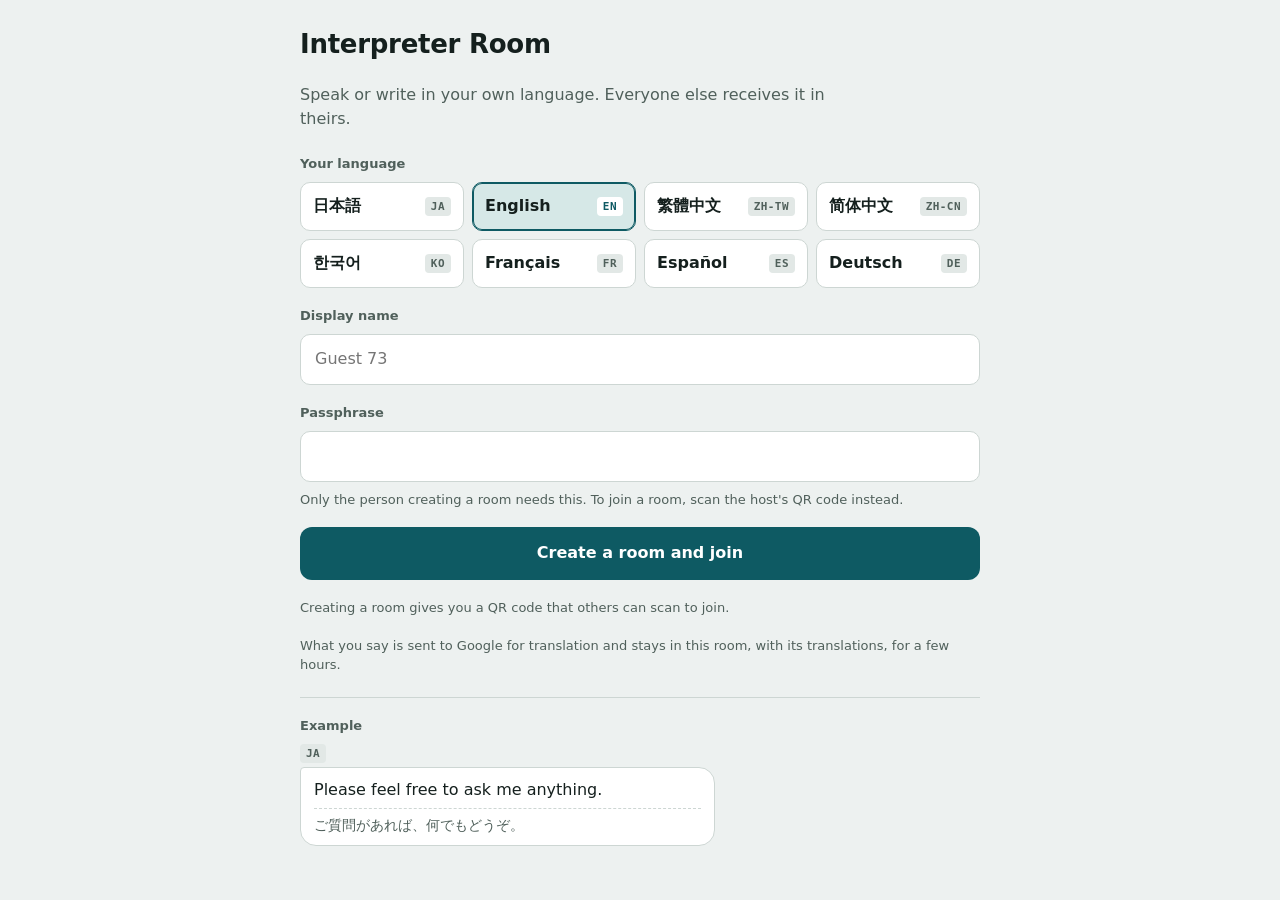
<file: index.html>
<!doctype html>
<html lang="ja">
<head>
<meta charset="utf-8">
<meta name="viewport" content="width=device-width, initial-scale=1, viewport-fit=cover">
<meta name="robots" content="noindex">
<meta name="theme-color" content="#0e5a63">
<!-- このページが読みこむプログラムは、このサイト自身のものだけ。連絡する相手は、Google 側の中継プログラムだけ。 -->
<meta http-equiv="Content-Security-Policy" content="default-src 'self'; script-src 'self'; style-src 'self'; img-src 'self' data:; connect-src https://script.google.com https://script.googleusercontent.com http://localhost:* http://127.0.0.1:*; base-uri 'none'; form-action 'none'">
<title>多言語通訳ルーム</title>
<link rel="icon" href="images/favicon.svg" type="image/svg+xml">
<link rel="stylesheet" href="css/styles.css?v=0.4.0">
</head>
<body>
<div id="app" lang="ja">
  <section id="join" class="join" aria-labelledby="join-title">
    <h1 id="join-title" data-t="title">多言語通訳ルーム</h1>
    <p class="lead" data-t="lead">自分の言語で話すか書くと、相手にはそれぞれの言語で届きます。</p>
    <p class="setup" id="setup-note" data-t="setupNeeded" hidden></p>
    <form id="join-form" class="form" novalidate>
      <fieldset class="field">
        <legend class="lab" data-t="yourLang">あなたの言語</legend>
        <div class="langs" id="langs"></div>
      </fieldset>
      <div class="field">
        <label class="lab" for="name" data-t="yourName">表示名</label>
        <input class="text" id="name" name="name" type="text" maxlength="40" autocomplete="nickname" enterkeyhint="go">
      </div>
      <div class="field" id="pass-field" hidden>
        <label class="lab" for="pass" data-t="passLabel">合言葉</label>
        <input class="text mono" id="pass" name="room-pass" type="text" maxlength="40" inputmode="email" autocomplete="off" autocapitalize="none" autocorrect="off" spellcheck="false" enterkeyhint="go" lang="en">
        <p class="fine" data-t="passHint"></p>
      </div>
      <p class="fine" id="pass-saved" hidden><span data-t="passSaved"></span> <button class="link" id="pass-change" type="button" data-t="passChange"></button></p>
      <p class="fine err" id="pass-error" role="alert" hidden></p>
      <button class="primary" id="join-btn" type="submit">参加する</button>
      <p class="fine" id="create-lead" data-t="createLead" hidden></p>
      <p class="fine" data-t="note">発言は翻訳のためにGoogleに送られ、訳と一緒にこのルームに数時間残ります。</p>
    </form>
    <div class="sample">
      <span class="lab" data-t="example">表示例</span>
      <div id="example"></div>
    </div>
  </section>

  <section id="room" class="room" hidden>
    <header class="bar">
      <h1 data-t="title">多言語通訳ルーム</h1>
      <button class="icon" id="speak-toggle" type="button" aria-pressed="true" data-t-label="readAloud">
        <svg viewBox="0 0 24 24" fill="none" stroke="currentColor" stroke-width="2" stroke-linecap="round" stroke-linejoin="round" aria-hidden="true"><path d="M11 5 6 9H3v6h3l5 4z"/><path d="M15.5 8.5a5 5 0 0 1 0 7"/><path d="M18.5 5.5a9 9 0 0 1 0 13"/></svg>
      </button>
      <button class="icon" id="invite-btn" type="button">
        <svg viewBox="0 0 24 24" fill="none" stroke="currentColor" stroke-width="2" stroke-linecap="round" stroke-linejoin="round" aria-hidden="true"><rect x="3" y="3" width="7" height="7" rx="1"/><rect x="14" y="3" width="7" height="7" rx="1"/><rect x="3" y="14" width="7" height="7" rx="1"/><path d="M14 14h3v3h-3zM20.5 14v.01M20.5 20.5v.01M14 20.5v.01M17.2 20.5v.01M20.5 17.2v.01"/></svg>
        <span data-t="invite">招待</span>
      </button>
    </header>
    <div class="people" id="people" hidden></div>
    <div class="log" id="log">
      <p class="state" id="state"></p>
      <div class="list" id="list" aria-live="polite"></div>
    </div>
    <div class="closed" id="closed" role="status" hidden>
      <p data-t="closed"></p>
      <p class="fine err" id="closed-why" hidden></p>
      <button class="link" id="closed-retry" type="button" data-t="retry" hidden></button>
      <button class="link" id="host-open" type="button" data-t="hostOpen"></button>
    </div>
    <p class="notice" id="notice" role="status" hidden></p>
    <form class="composer" id="composer">
      <button class="mic" id="mic-btn" type="button" aria-pressed="false" data-t-label="micStart" hidden>
        <svg class="wave" viewBox="0 0 24 24" fill="none" stroke="currentColor" stroke-width="2" stroke-linecap="round" stroke-linejoin="round" aria-hidden="true"><rect x="9" y="3" width="6" height="11" rx="3"/><path d="M5.5 11a6.5 6.5 0 0 0 13 0M12 17.5V21"/></svg>
        <svg class="stop" viewBox="0 0 24 24" fill="currentColor" stroke="none" aria-hidden="true"><rect x="7" y="7" width="10" height="10" rx="2"/></svg>
      </button>
      <textarea id="msg" name="msg" rows="1" maxlength="600" data-t-ph="composerPh" data-t-label="composerPh"></textarea>
      <button class="send" id="send-btn" type="submit" disabled data-t-label="send">
        <svg viewBox="0 0 24 24" fill="none" stroke="currentColor" stroke-width="2.4" stroke-linecap="round" stroke-linejoin="round" aria-hidden="true"><path d="M12 19V5M5 12l7-7 7 7"/></svg>
      </button>
    </form>
  </section>

  <dialog id="sheet" aria-labelledby="sheet-title">
    <div class="sheet">
      <div class="block">
        <h2 id="sheet-title" data-t="invite" tabindex="-1" autofocus>招待</h2>
        <p data-t="inviteLead"></p>
        <div class="qr" id="qr"></div>
        <div class="linkrow">
          <input class="text" id="link" name="link" type="text" readonly aria-label="URL">
          <button class="ghost" id="copy-btn" type="button" data-t="copyLink"></button>
        </div>
        <p class="fine" data-t="inviteNote"></p>
      </div>
      <div class="block" id="mic-block" hidden>
        <h3 class="lab" data-t="micMode"></h3>
        <div class="seg" role="group">
          <button class="segbtn" id="mode-tap" type="button" aria-pressed="true">
            <span class="segtitle" data-t="modeTap"></span>
            <span class="segdesc" data-t="modeTapDesc"></span>
          </button>
          <button class="segbtn" id="mode-auto" type="button" aria-pressed="false">
            <span class="segtitle" data-t="modeAuto"></span>
            <span class="segdesc" data-t="modeAutoDesc"></span>
          </button>
        </div>
        <p class="fine" data-t="modeNote"></p>
      </div>
      <div class="block">
        <button class="ghost" id="change-btn" type="button" data-t="changeLang"></button>
        <button class="ghost" id="host-btn" type="button" data-t="hostBtn" hidden></button>
        <form class="openform" id="open-form" novalidate hidden>
          <label class="lab" for="open-pass" data-t="passLabel"></label>
          <div class="passrow">
            <input class="text mono" id="open-pass" name="room-pass" type="text" maxlength="40" inputmode="email" autocomplete="off" autocapitalize="none" autocorrect="off" spellcheck="false" enterkeyhint="go" lang="en">
            <button class="ghost" id="open-do" type="submit" data-t="openDo"></button>
          </div>
          <p class="fine err" id="open-error" role="alert" hidden></p>
        </form>
        <button class="ghost danger" id="clear-btn" type="button" data-t="clear" hidden></button>
        <div class="confirm" id="clear-confirm" hidden>
          <p data-t="clearAsk"></p>
          <div class="row">
            <button class="ghost danger" id="clear-do" type="button" data-t="clearDo"></button>
            <button class="ghost" id="clear-cancel" type="button" data-t="cancel"></button>
          </div>
          <p class="fine" id="clear-error" data-t="clearFailed" hidden></p>
        </div>
        <button class="ghost" id="close-btn" type="button" data-t="close"></button>
        <p class="tech" id="tech"></p>
      </div>
    </div>
  </dialog>
</div>

<script src="config.js?v=0.4.0"></script>
<script src="vendor/qrcode.js?v=0.4.0"></script>
<script src="js/i18n.js?v=0.4.0"></script>
<script src="js/api.js?v=0.4.0"></script>
<script src="js/speech.js?v=0.4.0"></script>
<script src="js/app.js?v=0.4.0"></script>
</body>
</html>
</file>
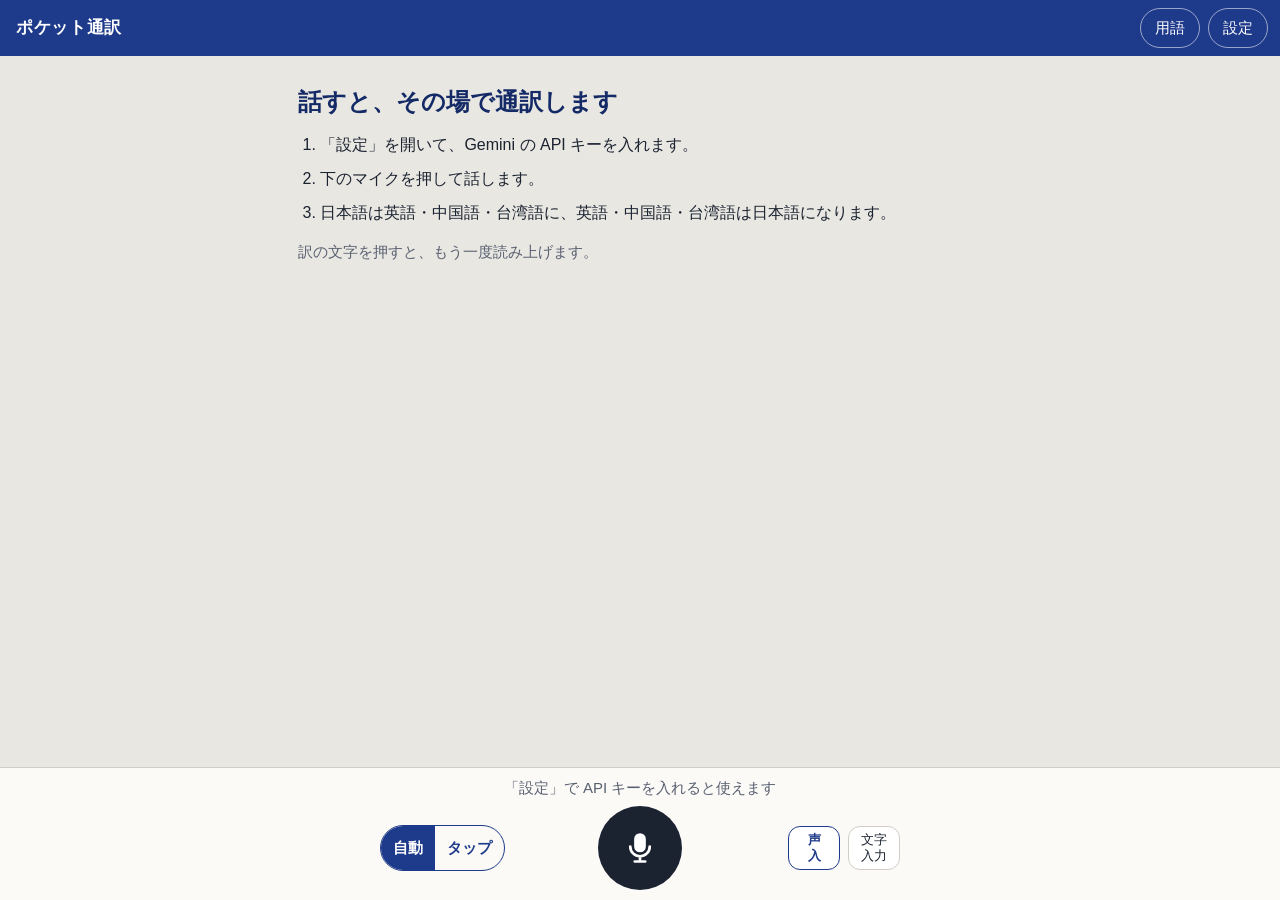
<file: pocket.html>
<!doctype html>
<html lang="ja">
<head>
<meta charset="utf-8">
<meta name="viewport" content="width=device-width,initial-scale=1,viewport-fit=cover">
<meta name="theme-color" content="#1E3A8A">
<meta name="apple-mobile-web-app-capable" content="yes">
<meta name="mobile-web-app-capable" content="yes">
<meta name="apple-mobile-web-app-title" content="ポケット通訳">
<meta name="robots" content="noindex">
<title>ポケット通訳</title>
<style>
:root{
  --ash:#E8E7E2; --paper:#FBFAF7; --ink:#1B2230; --mute:#596070; --line:#CFCDC5;
  --ruri:#1E3A8A; --ruri-deep:#142A66; --kinkan:#F0A20B; --kuri:#A03A1C;
  --f-ja:"Hiragino Sans","Hiragino Kaku Gothic ProN","Noto Sans JP","Yu Gothic UI",Meiryo,sans-serif;
  --f-zh:"PingFang TC","Noto Sans TC","Microsoft JhengHei","Heiti TC",sans-serif;
  --f-la:"Avenir Next","Segoe UI",Roboto,system-ui,sans-serif;
  --dock-h:148px;
}
*{box-sizing:border-box}
html,body{height:100%}
body{margin:0;background:var(--ash);color:var(--ink);font:16px/1.6 var(--f-ja);-webkit-text-size-adjust:100%;overscroll-behavior-y:none}
[lang^="zh"]{font-family:var(--f-zh)}
[lang="en"],[lang="nan-Latn"]{font-family:var(--f-la)}
button,input,textarea,select{font:inherit;color:inherit}
button{cursor:pointer;-webkit-tap-highlight-color:transparent}
:focus-visible{outline:3px solid var(--kinkan);outline-offset:2px}
[hidden]{display:none !important}

.top{position:fixed;inset:0 0 auto 0;z-index:5;background:var(--ruri);color:#fff;display:flex;align-items:center;gap:8px;
  padding:calc(env(safe-area-inset-top) + 8px) 12px 8px 16px}
.top h1{font-size:1.0625rem;font-weight:700;margin:0;flex:1;letter-spacing:.04em}
.top button{background:transparent;border:1.5px solid rgba(255,255,255,.55);color:#fff;border-radius:999px;padding:6px 14px;font-size:.9375rem;min-height:40px}
.top button:active{background:rgba(255,255,255,.18)}

.log{padding:calc(env(safe-area-inset-top) + 68px) 14px calc(var(--dock-h) + env(safe-area-inset-bottom) + 28px);max-width:720px;margin:0 auto}
.utt{background:var(--paper);border-left:6px solid var(--ruri);padding:12px 14px 12px 14px;margin:0 0 12px}
.utt.in{border-left-color:var(--kinkan)}
.utt.error{border-left-color:var(--kuri)}
.src{margin:0 0 6px;color:var(--mute);font-size:.9375rem;line-height:1.55;overflow-wrap:anywhere}
.tag{display:inline-block;font-size:.75rem;font-weight:700;color:var(--ruri-deep);border:1px solid currentColor;border-radius:4px;padding:0 5px;margin-right:7px;line-height:1.5;vertical-align:.12em;font-family:var(--f-ja)}
.in .src .tag{color:#7A5200}
.tr{display:block;width:100%;text-align:left;background:none;border:0;border-top:1px solid var(--line);padding:9px 0 7px;margin:0;
  font-size:1.375rem;line-height:1.45;font-weight:600;overflow-wrap:anywhere}
.tr .tag{font-weight:700;color:var(--mute)}
.tr .tl{display:block;font-size:1rem;font-weight:500;color:var(--mute);margin-top:2px}
.tr.saying{color:var(--ruri)}
.wait{margin:0;color:var(--mute)}
.wait i{display:inline-block;width:6px;height:6px;border-radius:50%;background:var(--kinkan);margin-left:5px;animation:blink 1s infinite}
.wait i:nth-child(2){animation-delay:.2s}.wait i:nth-child(3){animation-delay:.4s}
@keyframes blink{0%,100%{opacity:.25}50%{opacity:1}}
@media (prefers-reduced-motion:reduce){.wait i{animation:none}}
.err{margin:0;color:var(--kuri);font-weight:600}
.err small{display:block;font-weight:400;color:var(--mute);overflow-wrap:anywhere}
.retry{margin-top:8px;background:#fff;border:1.5px solid var(--kuri);color:var(--kuri);border-radius:999px;padding:6px 16px;min-height:40px}

.empty{padding:8px 4px;color:var(--ink)}
.empty h2{font-size:1.5rem;line-height:1.35;margin:10px 0 14px;color:var(--ruri-deep)}
.empty ol{margin:0;padding-left:1.4em}
.empty li{margin:0 0 8px}
.empty p{color:var(--mute);font-size:.9375rem}

.dock{position:fixed;inset:auto 0 0 0;z-index:5;background:var(--paper);border-top:1px solid var(--line);
  padding:8px 14px calc(env(safe-area-inset-bottom) + 10px)}
.status{margin:0 0 6px;text-align:center;font-size:.9375rem;color:var(--mute);min-height:1.6em}
.status.rec{color:var(--kuri);font-weight:700}
.row{display:grid;grid-template-columns:1fr auto 1fr;align-items:center;gap:10px;max-width:520px;margin:0 auto}
.seg{display:inline-flex;border:1.5px solid var(--ruri);border-radius:999px;overflow:hidden;justify-self:start}
.seg button{background:transparent;border:0;padding:8px 12px;min-height:44px;color:var(--ruri);font-size:.9375rem;font-weight:600}
.seg button[aria-pressed="true"]{background:var(--ruri);color:#fff}
.mic{--lv:0;width:84px;height:84px;border-radius:50%;border:0;background:var(--ink);color:#fff;display:grid;place-items:center;
  box-shadow:0 0 0 calc(var(--lv) * 18px) rgba(240,162,11,.45);transition:background .15s}
.mic svg{width:36px;height:36px}
.mic.on{background:var(--ruri)}
.mic.rec{background:var(--kuri)}
.side{justify-self:end;display:flex;gap:8px}
.side button{background:#fff;border:1.5px solid var(--line);border-radius:12px;min-width:52px;min-height:44px;padding:4px 8px;font-size:.8125rem;line-height:1.25;color:var(--ink)}
.side button[aria-pressed="true"]{border-color:var(--ruri);color:var(--ruri);font-weight:700}
.typebar{display:flex;gap:8px;max-width:520px;margin:0 auto 8px}
.typebar input{flex:1;min-width:0;border:1.5px solid var(--line);border-radius:10px;padding:9px 12px;background:#fff}
.typebar button{background:var(--ruri);color:#fff;border:0;border-radius:10px;padding:0 16px;font-weight:700}

.sheet{position:fixed;inset:0;z-index:20;background:var(--ash);overflow-y:auto;-webkit-overflow-scrolling:touch}
.sheet header{position:sticky;top:0;background:var(--ruri);color:#fff;display:flex;align-items:center;padding:calc(env(safe-area-inset-top) + 8px) 12px 8px 16px;z-index:1}
.sheet header h2{flex:1;margin:0;font-size:1.0625rem}
.sheet header button{background:#fff;color:var(--ruri-deep);border:0;border-radius:999px;padding:7px 18px;font-weight:700;min-height:40px}
.sheet .body{max-width:640px;margin:0 auto;padding:6px 16px calc(env(safe-area-inset-bottom) + 40px)}
.sheet h3{font-size:1.0625rem;margin:26px 0 8px;color:var(--ruri-deep);border-bottom:2px solid var(--ruri);padding-bottom:4px}
.sheet p.note{font-size:.875rem;color:var(--mute);margin:6px 0 10px}
.f{display:block;margin:12px 0}
.f>span{display:block;font-weight:600;margin-bottom:4px}
.f input[type=text],.f input[type=password],.f select,.f textarea{width:100%;border:1.5px solid var(--line);border-radius:10px;padding:10px 12px;background:#fff}
.f textarea{min-height:46vh;font-size:.9375rem;line-height:1.7;font-family:var(--f-ja)}
.f input[type=range]{width:100%;accent-color:var(--ruri);height:32px}
.f output{float:right;font-weight:700;color:var(--ruri-deep)}
.checks{display:flex;flex-wrap:wrap;gap:8px 8px;margin:6px 0 4px}
.checks label{display:inline-flex;align-items:center;gap:6px;background:#fff;border:1.5px solid var(--line);border-radius:10px;padding:8px 12px;min-height:44px}
.checks input{width:20px;height:20px;accent-color:var(--ruri)}
.btn{background:var(--ruri);color:#fff;border:0;border-radius:10px;padding:10px 16px;font-weight:700;min-height:44px}
.btn.ghost{background:#fff;color:var(--ruri-deep);border:1.5px solid var(--ruri)}
.btn.warn{background:#fff;color:var(--kuri);border:1.5px solid var(--kuri)}
.btns{display:flex;flex-wrap:wrap;gap:8px;margin:10px 0}
.result{font-size:.9375rem;margin:8px 0;padding:10px 12px;background:#fff;border-left:5px solid var(--ruri);overflow-wrap:anywhere;white-space:pre-wrap}
.result.bad{border-left-color:var(--kuri)}
.add{display:grid;grid-template-columns:1fr 1fr auto;gap:6px;margin:8px 0}
.add input{min-width:0;border:1.5px solid var(--line);border-radius:10px;padding:10px;background:#fff}
details{margin:14px 0}
summary{font-weight:600;color:var(--ruri-deep);padding:8px 0;cursor:pointer}
</style>
</head>
<body>

<header class="top">
  <h1>ポケット通訳</h1>
  <button id="openGloss" type="button">用語</button>
  <button id="openSet" type="button">設定</button>
</header>

<main class="log" id="log" aria-live="polite">
  <section class="empty" id="empty">
    <h2>話すと、その場で通訳します</h2>
    <ol>
      <li id="stepKey">「設定」を開いて、Gemini の API キーを入れます。</li>
      <li>下のマイクを押して話します。</li>
      <li>日本語は英語・中国語・台湾語に、英語・中国語・台湾語は日本語になります。</li>
    </ol>
    <p>訳の文字を押すと、もう一度読み上げます。</p>
  </section>
</main>

<footer class="dock">
  <form class="typebar" id="typebar" hidden>
    <input id="typed" type="text" autocomplete="off" enterkeyhint="send" aria-label="通訳したい文" placeholder="通訳したい文を入力">
    <button type="submit">通訳</button>
  </form>
  <p class="status" id="status" role="status"></p>
  <div class="row">
    <div class="seg" role="group" aria-label="録音のしかた">
      <button type="button" id="modeAuto" aria-pressed="true">自動</button>
      <button type="button" id="modeTap" aria-pressed="false">タップ</button>
    </div>
    <button class="mic" id="mic" type="button" aria-label="マイク">
      <svg viewBox="0 0 24 24" fill="none" stroke="currentColor" stroke-width="1.8" stroke-linecap="round" aria-hidden="true"><rect x="9" y="3" width="6" height="11" rx="3" fill="currentColor"/><path d="M5.5 11a6.5 6.5 0 0 0 13 0M12 17.5V21M8.5 21h7"/></svg>
    </button>
    <div class="side">
      <button type="button" id="voiceBtn" aria-pressed="true">声<br><b id="voiceLbl">入</b></button>
      <button type="button" id="typeBtn" aria-pressed="false">文字<br>入力</button>
    </div>
  </div>
</footer>

<section class="sheet" id="setSheet" hidden aria-label="設定">
  <header><h2>設定</h2><button type="button" data-close>閉じる</button></header>
  <div class="body">
    <h3>Gemini の API キー</h3>
    <label class="f"><span>API キー</span>
      <input type="password" data-k="key" autocomplete="off" autocapitalize="off" spellcheck="false" placeholder="AIza…"></label>
    <p class="note">キーはこの端末の中にだけ保存されます。録音した声は、通訳のために Google（Gemini API）へ送られます。</p>
    <div class="btns"><button type="button" class="btn" id="testBtn">接続を確かめる</button></div>
    <div class="result" id="testOut" hidden></div>

    <h3>録音</h3>
    <label class="f"><span>無音がこの長さ続いたら区切る <output id="o_silence"></output></span>
      <input type="range" data-k="silence" min="0.4" max="3" step="0.1"></label>
    <label class="f"><span>声を拾う感度 <output id="o_sens"></output></span>
      <input type="range" data-k="sens" min="1" max="10" step="1"></label>
    <p class="note">まわりがうるさくて区切れないときは感度を下げ、小さい声を拾わないときは上げます。</p>
    <label class="f"><span>1回の録音の最長 <output id="o_maxLen"></output></span>
      <input type="range" data-k="maxLen" min="8" max="45" step="1"></label>
    <p class="note">話が切れなくても、この長さで区切って通訳します（自動のとき）。</p>

    <h3>話す言語</h3>
    <label class="f"><span>聞き取る言語</span>
      <select data-k="srcLang">
        <option value="auto">自動で判別する</option>
        <option value="ja">日本語に固定</option>
        <option value="en">英語に固定</option>
        <option value="zh">中国語に固定</option>
        <option value="nan">台湾語に固定</option>
      </select></label>
    <p class="note">日本語を話したときに出す訳</p>
    <div class="checks">
      <label><input type="checkbox" data-k="show.en">英語</label>
      <label><input type="checkbox" data-k="show.zh">中国語</label>
      <label><input type="checkbox" data-k="show.nan">台湾語</label>
    </div>

    <h3>読み上げ</h3>
    <p class="note">声に出す言語</p>
    <div class="checks">
      <label><input type="checkbox" data-k="speak.en">英語</label>
      <label><input type="checkbox" data-k="speak.zh">中国語</label>
      <label><input type="checkbox" data-k="speak.ja">日本語</label>
      <label><input type="checkbox" data-k="speak.nan">台湾語（試験的）</label>
    </div>
    <p class="note">台湾語は端末に声がないため、Gemini の音声で読みます。Gemini は台湾語を正式な対応言語にしていないので、発音は確かめてから使ってください。数秒かかります。</p>
    <label class="f"><span>読み上げの速さ <output id="o_rate"></output></span>
      <input type="range" data-k="rate" min="0.7" max="1.3" step="0.05"></label>
    <div class="checks">
      <label><input type="checkbox" data-k="duplex">読み上げ中も聞き取る（イヤホン用）</label>
    </div>
    <p class="note">切っておくと、読み上げの声をマイクが拾って訳し直すのを防ぎます。イヤホンで聞くときは入れると、話しながら訳が流れます。</p>

    <h3>記録</h3>
    <div class="btns">
      <button type="button" class="btn ghost" id="copyLog">記録をコピー</button>
      <button type="button" class="btn warn" id="clearLog">記録を消す</button>
    </div>
    <div class="result" id="logOut" hidden></div>

    <details>
      <summary>くわしい設定（モデル名）</summary>
      <label class="f"><span>通訳に使うモデル</span><input type="text" data-k="model" autocapitalize="off" spellcheck="false"></label>
      <label class="f"><span>台湾語の読み上げに使うモデル</span><input type="text" data-k="ttsModel" autocapitalize="off" spellcheck="false"></label>
      <label class="f"><span>台湾語の読み上げの声</span><input type="text" data-k="ttsVoice" autocapitalize="off" spellcheck="false"></label>
    </details>
  </div>
</section>

<section class="sheet" id="glossSheet" hidden aria-label="用語">
  <header><h2>用語の登録</h2><button type="button" data-close>閉じる</button></header>
  <div class="body">
    <p class="note">聞き取りの誤りを直し、訳語をそろえるために使います。1行に1語、「日本語 = English」。英語のあとに「|」で中国語・台湾語の訳も足せます。用語だけの行は、聞き取りの修正にだけ使います。「#」で始まる行は読み飛ばします。</p>
    <label class="f"><span>話題の説明（分野）</span><input type="text" id="field" placeholder="例：記述言語学、方言AI"></label>
    <div class="add">
      <input type="text" id="addJa" placeholder="日本語の用語" aria-label="日本語の用語">
      <input type="text" id="addEn" placeholder="訳（English）" aria-label="訳">
      <button type="button" class="btn" id="addBtn">足す</button>
    </div>
    <label class="f"><span>用語の一覧 <output id="glossCount"></output></span>
      <textarea id="gloss" spellcheck="false" autocapitalize="off"></textarea></label>
  </div>
</section>

<script>
'use strict';
/* ---------- 保存 ---------- */
const LS={get(k,d){try{const v=localStorage.getItem(k);return v==null?d:JSON.parse(v)}catch(e){return d}},
          set(k,v){try{localStorage.setItem(k,JSON.stringify(v))}catch(e){}}};
const DEF={key:'',model:'gemini-3.8-flash',ttsModel:'gemini-3.8-flash-tts',ttsVoice:'Kore',mode:'auto',silence:1.0,sens:5,maxLen:20,
  srcLang:'auto',show:{en:true,zh:true,nan:true},speakOn:true,speak:{ja:true,en:true,zh:true,nan:false},rate:1.0,duplex:false,typing:false};
const saved=LS.get('pk.settings',{});
const S=Object.assign({},DEF,saved,{show:Object.assign({},DEF.show,saved.show),speak:Object.assign({},DEF.speak,saved.speak)});
const saveS=()=>LS.set('pk.settings',S);
const DEF_FIELD='記述言語学、少数言語・方言の記録と継承、方言AI（生成AI）';
const DEF_GLOSS=`# --- 分野の基本 ---
記述言語学 = descriptive linguistics
言語記述 = language description
言語ドキュメンテーション = language documentation
社会言語学 = sociolinguistics
計算言語学 = computational linguistics
デジタル人文学 = digital humanities
少数言語 = minority language
危機言語 = endangered language
消滅危機言語 = endangered language
言語復興 = language revitalization
言語継承 = language transmission
母語話者 = native speaker
方言 = dialect
方言話者 = dialect speaker
認識的不正義 = epistemic injustice
マッチドガイズ法 = matched-guise technique

# --- 地域と言語 ---
日琉諸語 = Japonic languages
琉球諸語 = Ryukyuan languages
琉球語 = Ryukyuan
宮古語 = Miyako
宮古方言 = Miyako dialect
鹿児島方言 = Kagoshima dialect
薩隅方言 = Satsugū dialect
九州方言 = Kyushu dialects

# --- AI ---
低資源言語 = low-resource language | 低資源語言
低リソース言語 = low-resource language | 低資源語言
方言AI = dialect AI
生成AI = generative AI
大規模言語モデル = large language model (LLM)
言語モデル = language model
ファインチューニング = fine-tuning
学習データ = training data
音声認識 = speech recognition
音声合成 = speech synthesis
対話システム = dialogue system
コーパス = corpus

# --- 文法・音声 ---
名詞化 = nominalization
音韻 = phonology
音韻論 = phonology
形態論 = morphology
統語論 = syntax
アクセント = pitch accent
`;
const G={field:LS.get('pk.field',DEF_FIELD),text:LS.get('pk.gloss',DEF_GLOSS)};
function glossLines(){return G.text.split(/\r?\n/).map(s=>s.trim()).filter(s=>s&&!s.startsWith('#')&&!/^分野\s*[:：]/.test(s)).slice(0,400)}

/* ---------- 画面の部品 ---------- */
const $=id=>document.getElementById(id);
const logEl=$('log'),emptyEl=$('empty'),statusEl=$('status'),micBtn=$('mic');
const LANG={ja:{name:'日本語',attr:'ja',bcp:'ja-JP'},en:{name:'English',attr:'en',bcp:'en-US'},
  zh:{name:'中文',attr:'zh-Hant-TW',bcp:'zh-TW'},nan:{name:'台語',attr:'zh-Hant-TW',bcp:''},other:{name:'ほかの言語',attr:'',bcp:''}};
let entries=LS.get('pk.log',[]).filter(e=>e&&e.status==='done');
let nextId=entries.reduce((m,e)=>Math.max(m,e.id),0)+1;
const saveLog=()=>LS.set('pk.log',entries.filter(e=>e.status==='done').slice(-100).map(e=>({id:e.id,t:e.t,status:e.status,lang:e.lang,text:e.text,out:e.out})));

function el(tag,cls,text){const n=document.createElement(tag);if(cls)n.className=cls;if(text!=null)n.textContent=text;return n}
function render(e){
  let box=$('u'+e.id);
  if(e.status==='none'){if(box)box.remove();refreshEmpty();return}
  const fresh=!box;
  if(!box){box=el('article');box.id='u'+e.id;logEl.appendChild(box)}
  box.className='utt '+e.status+(e.lang&&e.lang!=='ja'?' in':'');
  box.replaceChildren();
  if(e.status==='pending'){
    const p=el('p','wait',e.typed?'「'+e.typed+'」を通訳中':'通訳中');p.append(el('i'),el('i'),el('i'));box.append(p);
  }else if(e.status==='error'){
    const p=el('p','err',e.err||'通訳できませんでした。');if(e.detail)p.append(el('small','',e.detail));box.append(p);
    if(e._in){const b=el('button','retry','もう一度送る');b.type='button';b.onclick=()=>run(e);box.append(b)}
  }else{
    const L=LANG[e.lang]||LANG.other;
    const s=el('p','src');if(L.attr)s.lang=L.attr;s.append(el('span','tag',L.name),document.createTextNode(e.text));box.append(s);
    for(const l of ['ja','en','zh','nan']){
      const t=e.out&&e.out[l];if(!t)continue;
      const b=el('button','tr');b.type='button';b.lang=LANG[l].attr;
      b.append(el('span','tag',LANG[l].name),document.createTextNode(t));
      if(l==='nan'&&e.out.tl){const tl=el('span','tl',e.out.tl);tl.lang='nan-Latn';b.append(tl)}
      b.setAttribute('aria-label',LANG[l].name+'：'+t+'（押すと読み上げ）');
      b.onclick=()=>{stopSpeaking();enqueue(l,t,b)};
      box.append(b);
    }
  }
  refreshEmpty();
  if(fresh||e.status!=='pending')window.scrollTo({top:document.documentElement.scrollHeight});
}
function refreshEmpty(){emptyEl.hidden=logEl.querySelector('.utt')!=null;$('stepKey').hidden=!!S.key}

/* ---------- Gemini ---------- */
const API='https://generativelanguage.googleapis.com/v1beta/models/';
const SYS=`You are the engine of a pocket interpreter used at an academic conference. Each request carries ONE short audio clip (or one typed sentence) from a live conversation or talk.

Steps:
1. Decide which language is actually spoken: "ja" Japanese, "en" English, "zh" Mandarin Chinese, "nan" Taiwanese Hokkien (Tâi-gí, 台語), or "other".
2. Transcribe what was said, in that language's normal writing: Mandarin in Traditional characters, Taiwanese Hokkien in 臺灣漢字. Drop fillers and false starts. Use the glossary and the previous lines to repair mis-heard technical terms. Never add words that were not spoken.
3. Translate as a professional interpreter: complete, natural, same register, nothing added, no notes. If the speaker asks a question, translate the question. Never answer it.
   - Spoken language "ja": translate into the requested targets. "en" = English. "zh" = Traditional Chinese as used in Taiwan. "nan" = Taiwanese Hokkien written in 臺灣漢字 (Ministry of Education recommended characters), and put its Tâi-lô romanization in "nan_tl".
   - Any other spoken language: translate into Japanese ("ja") only.
4. If the clip has no intelligible speech (silence, noise, music, far-away chatter), return lang "none" and leave every other field "".

Use glossary renderings exactly when a glossary term occurs. Glossary lines read "Japanese term = English | other renderings"; a line with only a term is a spelling hint.

Reply with JSON only, no code fence:
{"lang":"ja|en|zh|nan|other|none","text":"transcript","ja":"","en":"","zh":"","nan":"","nan_tl":""}
Fields that are not needed stay "".`;
const CFGS=[{responseMimeType:'application/json',thinkingConfig:{thinkingLevel:'low'}},{responseMimeType:'application/json'},null];
const SPARE=['gemini-3.6-flash','gemini-3.5-flash-lite'];
const cfgOf={};let alt={model:'',until:0};
const sleep=ms=>new Promise(r=>setTimeout(r,ms));
function modelChain(){                                  // 試す順：いま調子のよいモデル → 設定のモデル → 予備
  const list=[S.model].concat(SPARE.filter(m=>m!==S.model));
  if(alt.model&&Date.now()<alt.until&&list.includes(alt.model)){list.splice(list.indexOf(alt.model),1);list.unshift(alt.model)}
  return list;
}

class ApiError extends Error{constructor(msg,detail){super(msg);this.detail=detail||''}}
function explain(status,body){
  let m='';try{m=JSON.parse(body).error.message||''}catch(e){m=String(body||'').slice(0,300)}
  if(/API key/i.test(m)||status===401)return new ApiError('API キーが正しくないようです。設定で確かめてください。',m);
  if(status===403)return new ApiError('このキーでは使えません（権限がありません）。',m);
  if(status===404)return new ApiError('モデル名が見つかりません。設定の「くわしい設定」を確かめてください。',m);
  if(status===429)return new ApiError('回数の上限に達しました。少し待ってから、もう一度送ってください。',m);
  if(status>=500)return new ApiError('Google 側が混み合っています。もう一度送ってください。',m);
  return new ApiError('通訳できませんでした（'+status+'）。',m);
}
async function post(model,body,ms,outer){
  const ac=new AbortController();let timedOut=false;
  const timer=setTimeout(()=>{timedOut=true;ac.abort()},ms||30000);
  const stop=()=>ac.abort();
  if(outer){if(outer.aborted)ac.abort();else outer.addEventListener('abort',stop)}
  try{
    const r=await fetch(API+encodeURIComponent(model)+':generateContent',{method:'POST',signal:ac.signal,
      headers:{'Content-Type':'application/json','x-goog-api-key':S.key},body:JSON.stringify(body)});
    return {ok:r.ok,status:r.status,text:await r.text()};
  }catch(e){
    if(timedOut)throw new ApiError('Google から返事が来ませんでした。もう一度送ってください。',model+'：'+Math.round((ms||30000)/1000)+' 秒待っても返事なし');
    if(e.name==='AbortError')throw new ApiError('取りやめました。');
    throw new ApiError('通信できませんでした。電波を確かめてください。',String(e.message||e));
  }finally{clearTimeout(timer);if(outer)outer.removeEventListener('abort',stop)}
}
function buildParts(input){
  const targets=['en','zh','nan'].filter(l=>S.show[l]);
  const ctx=entries.filter(e=>e.status==='done').slice(-4).map(e=>e.lang+': '+e.text).join('\n');
  const g=glossLines();
  let t='Targets when Japanese is spoken: '+(targets.join(', ')||'en')+'.\n';
  t+=S.srcLang==='auto'?'Detect the spoken language.\n':'The speaker\'s language is fixed to "'+S.srcLang+'". Do not detect; transcribe as that language.\n';
  if(G.field.trim())t+='Topic of the conversation: '+G.field.trim()+'\n';
  if(g.length)t+='Glossary:\n'+g.join('\n')+'\n';
  if(ctx)t+='Previous lines, oldest first (context only, do not translate again):\n'+ctx+'\n';
  if(input.b64)return [{inline_data:{mime_type:'audio/wav',data:input.b64}},{text:t+'Interpret the attached audio clip.'}];
  return [{text:t+'Interpret this typed sentence:\n'+input.text}];
}
function parseReply(raw){
  let j;try{j=JSON.parse(raw)}catch(e){throw new ApiError('Google からの返事を読み取れませんでした。',raw.slice(0,200))}
  const parts=(((j.candidates||[])[0]||{}).content||{}).parts||[];
  let txt=parts.filter(p=>p&&typeof p.text==='string'&&!p.thought).map(p=>p.text).join('').trim();
  if(!txt){const why=((j.candidates||[])[0]||{}).finishReason||(j.promptFeedback&&j.promptFeedback.blockReason)||'';
    throw new ApiError('訳が返ってきませんでした。もう一度送ってください。',why)}
  txt=txt.replace(/^```(?:json)?\s*/i,'').replace(/```\s*$/,'');
  const a=txt.indexOf('{'),b=txt.lastIndexOf('}');
  let o;try{o=JSON.parse(a>=0&&b>a?txt.slice(a,b+1):txt)}catch(e){throw new ApiError('訳の形が崩れていました。もう一度送ってください。',txt.slice(0,200))}
  const s=k=>typeof o[k]==='string'?o[k].trim():'';
  let lang=s('lang').toLowerCase();if(!['ja','en','zh','nan','other','none'].includes(lang))lang='other';
  return {lang,text:s('text'),out:{ja:s('ja'),en:s('en'),zh:s('zh'),nan:s('nan'),tl:s('nan_tl')}};
}
async function translate(input){
  if(!S.key)throw new ApiError('設定で API キーを入れてください。');
  const parts=buildParts(input),chain=modelChain(),t0=Date.now();
  // 返事がおそいときは、待ちながら予備のモデルにも同じものを送り、先に返ってきたほうを使う
  return new Promise((resolve,reject)=>{
    const ctrls=[];let started=0,ended=0,settled=false,timer=0,lastErr=null;
    const finish=(fn,v)=>{settled=true;clearTimeout(timer);ctrls.forEach(c=>c.abort());fn(v)};
    const startNext=()=>{
      clearTimeout(timer);
      if(settled||started>=chain.length)return;
      const model=chain[started++],ac=new AbortController();ctrls.push(ac);
      askModel(model,parts,ac.signal).then(res=>{
        if(settled)return;
        if(model!==S.model){if(alt.model!==model)note('返事がおそいため、予備のモデル（'+model+'）で通訳しています。');alt={model,until:Date.now()+180000}}
        else alt={model:'',until:0};
        lastOk={model,sec:(Date.now()-t0)/1000};
        finish(resolve,res);
      },err=>{
        if(settled)return;
        ended++;
        if(err.fatal)return finish(reject,err);
        lastErr=err;
        if(started<chain.length)startNext();
        else if(ended>=started)finish(reject,lastErr);
      });
      if(started<chain.length)timer=setTimeout(startNext,HEDGE_MS);
    };
    startNext();
  });
}
const HEDGE_MS=6000,REPLY_MS=25000;let lastOk=null;
async function askModel(model,parts,signal){
  let busyTries=0;
  for(;;){
    const ci=cfgOf[model]||0;
    const body={system_instruction:{parts:[{text:SYS}]},contents:[{role:'user',parts}]};
    if(CFGS[ci])body.generationConfig=CFGS[ci];
    const r=await post(model,body,REPLY_MS,signal);
    if(r.ok)return parseReply(r.text);
    if(/API key/i.test(r.text)||r.status===401||r.status===403){const er=explain(r.status,r.text);er.fatal=true;throw er}
    if(r.status===400&&ci<CFGS.length-1){cfgOf[model]=ci+1;continue}
    if(r.status>=500&&busyTries<1){busyTries++;await sleep(900);continue}     // 混雑：少し待って同じモデルでもう一度
    throw explain(r.status,r.text);                                            // だめなら次のモデルへ
  }
}
/* 同時に送るのは2つまで。それより多い発言は順番を待つ */
let active=0;const waiting=[];
async function takeSlot(){if(active>=2)await new Promise(r=>waiting.push(r));active++}
function freeSlot(){active--;const w=waiting.shift();if(w)w()}

/* ---------- 1発言の流れ ---------- */
let pending=0,nextSpeak=0;const order=[];
function submit(input){
  const e={id:nextId++,t:Date.now(),status:'pending',_in:input,typed:input.text||''};
  entries.push(e);order.push(e);run(e);
}
async function run(e){
  e.status='pending';e.err='';e.detail='';render(e);pending++;setStatus();
  await takeSlot();
  try{
    const r=await translate(e._in);
    if(r.lang==='none'||!r.text){e.status='none'}
    else{
      e.lang=r.lang;e.text=r.text;e.out=r.out;
      if(e.lang==='ja'){for(const l of ['en','zh','nan'])if(!S.show[l])e.out[l]='';e.out.ja=''}
      else{e.out.en=e.out.zh=e.out.nan=e.out.tl=''}
      e.status='done';delete e._in;
    }
  }catch(err){e.status='error';e.err=err.message||'通訳できませんでした。';e.detail=err.detail||''}
  freeSlot();
  pending--;render(e);
  if(e.status==='none')entries=entries.filter(x=>x!==e);
  saveLog();
  if(order.indexOf(e)<nextSpeak)speakEntry(e);else flushSpeech();   // 送り直した発言は、その場で読む
  setStatus();
}
function speakEntry(e){
  if(e.status!=='done'||e.spoken||!S.speakOn)return;
  e.spoken=true;
  const box=$('u'+e.id);
  const btn=l=>box?[...box.querySelectorAll('.tr')].find(b=>b.firstChild.textContent===LANG[l].name):null;
  if(e.lang==='ja'){for(const l of ['en','zh','nan'])if(S.speak[l]&&e.out[l])enqueue(l,e.out[l],btn(l))}
  else if(S.speak.ja&&e.out.ja)enqueue('ja',e.out.ja,btn('ja'));
}
function flushSpeech(){
  while(nextSpeak<order.length&&order[nextSpeak].status!=='pending')speakEntry(order[nextSpeak++]);
}

/* ---------- 読み上げ ---------- */
const Q=[];let speaking=false,gateUntil=0,curStop=null,ttsShape=0,ttsUnlocked=false;
const synth=window.speechSynthesis||null;
function enqueue(lang,text,node){Q.push({lang,text,node});pump()}
function pump(){
  if(speaking||!Q.length)return;
  if(!S.duplex&&V.state==='rec')return;            // 話の切れ目まで待つ
  const it=Q.shift();speaking=true;if(it.node)it.node.classList.add('saying');setStatus();
  let finished=false;
  const done=()=>{if(finished)return;finished=true;curStop=null;if(it.node)it.node.classList.remove('saying');
    speaking=false;gateUntil=performance.now()+350;setStatus();pump()};
  (it.lang==='nan'?speakGemini(it.text):speakDevice(it.lang,it.text)).then(done,done);
}
function stopSpeaking(){Q.length=0;if(curStop){try{curStop()}catch(e){}}if(synth){try{synth.cancel()}catch(e){}}}
function pickVoice(lang){
  if(!synth)return null;const vs=synth.getVoices()||[];const norm=v=>String(v.lang||'').replace('_','-').toLowerCase();
  const want=lang==='zh'?['zh-tw','cmn-hant-tw','zh-hant','zh-hk','zh','cmn']:lang==='en'?['en-us','en-gb','en']:['ja-jp','ja'];
  for(const w of want){const v=vs.find(x=>norm(x).startsWith(w));if(v)return v}
  return null;
}
function speakDevice(lang,text){
  return new Promise(res=>{
    if(!synth||!window.SpeechSynthesisUtterance)return res();
    const u=new SpeechSynthesisUtterance(text);const v=pickVoice(lang);
    if(v){u.voice=v;u.lang=v.lang.replace('_','-')}else u.lang=LANG[lang].bcp;
    u.rate=S.rate;window.__u=u;                       // 参照を残す（途中で消されないように）
    let started=Date.now();const limit=4000+text.length*450;
    const tick=setInterval(()=>{const idle=!synth.speaking&&!synth.pending;
      if((idle&&Date.now()-started>700)||Date.now()-started>limit)fin()},250);
    const fin=()=>{clearInterval(tick);res()};
    u.onend=fin;u.onerror=fin;curStop=()=>{clearInterval(tick);res()};
    try{synth.speak(u)}catch(e){fin()}
  });
}
function unlockTts(){
  if(ttsUnlocked||!synth||!window.SpeechSynthesisUtterance)return;ttsUnlocked=true;
  try{const u=new SpeechSynthesisUtterance(' ');u.volume=0;synth.speak(u)}catch(e){}
}
function b64ToBytes(b64){const s=atob(b64);const u=new Uint8Array(s.length);for(let i=0;i<s.length;i++)u[i]=s.charCodeAt(i);return u}
async function speakGemini(text){
  if(!S.key)return;
  const style='Read this aloud in Taiwanese Hokkien (Tâi-gí, 台語) pronunciation, not Mandarin. Calm, clear interpreter voice.';
  const shapes=[
    {contents:[{role:'user',parts:[{text,speech_metadata:{style}}]}],generationConfig:{responseModalities:['AUDIO'],speechConfig:{voiceConfig:{voice:S.ttsVoice||'Kore'}}}},
    {contents:[{role:'user',parts:[{text:style+'\n\n'+text}]}],generationConfig:{responseModalities:['AUDIO'],speechConfig:{voiceConfig:{prebuiltVoiceConfig:{voiceName:S.ttsVoice||'Kore'}}}}}];
  let r;
  for(;;){r=await post(S.ttsModel,shapes[ttsShape],30000);if(!r.ok&&r.status===400&&ttsShape<shapes.length-1&&!/API key/i.test(r.text)){ttsShape++;continue}break}
  if(!r.ok){const er=explain(r.status,r.text);note('台湾語の読み上げができませんでした。'+er.message);return}
  let part=null;try{const ps=JSON.parse(r.text).candidates[0].content.parts;part=ps.map(p=>p.inlineData||p.inline_data).find(Boolean)}catch(e){}
  if(!part||!part.data){note('台湾語の音声が返ってきませんでした。');return}
  const bytes=b64ToBytes(part.data);const ctx=audioCtx();await ctx.resume();
  let buf;
  try{buf=await ctx.decodeAudioData(bytes.buffer.slice(0))}
  catch(e){                                             // ヘッダーのない PCM（24kHz・16bit）として読む
    const m=/rate=(\d+)/.exec(part.mimeType||part.mime_type||'');const rate=m?+m[1]:24000;
    const n=bytes.length>>1,dv=new DataView(bytes.buffer);buf=ctx.createBuffer(1,n,rate);const ch=buf.getChannelData(0);
    for(let i=0;i<n;i++)ch[i]=dv.getInt16(i*2,true)/32768;
  }
  await new Promise(res=>{const src=ctx.createBufferSource();src.buffer=buf;src.connect(ctx.destination);src.onended=res;
    curStop=()=>{try{src.stop()}catch(e){}res()};src.start()});
}

/* ---------- マイクと無音の判定 ---------- */
const RATE=16000;
const WORKLET=`class Cap extends AudioWorkletProcessor{constructor(){super();this.b=new Float32Array(2048);this.n=0}
process(i){const c=i[0]&&i[0][0];if(c){for(let k=0;k<c.length;k++){this.b[this.n++]=c[k];if(this.n===2048){this.port.postMessage(this.b.slice(0));this.n=0}}}return true}}
registerProcessor('cap',Cap);`;
const A={ctx:null,stream:null,src:null,node:null,mute:null,on:false,wl:false,down:null,busy:false};
function audioCtx(){if(!A.ctx){const C=window.AudioContext||window.webkitAudioContext;A.ctx=new C()}return A.ctx}
function makeDownsampler(inRate,outRate){
  const step=inRate/outRate;let acc=0,n=0,pos=0;
  return function(input){
    const out=new Float32Array(Math.ceil(input.length/step)+1);let o=0;
    for(let i=0;i<input.length;i++){acc+=input[i];n++;pos+=1;if(pos>=step){out[o++]=acc/n;acc=0;n=0;pos-=step}}
    return out.subarray(0,o);
  };
}
async function micOn(){
  if(A.on)return;
  if(!navigator.mediaDevices||!navigator.mediaDevices.getUserMedia)throw new Error('このブラウザではマイクが使えません。Safari か Chrome で開いてください。');
  const ctx=audioCtx();ctx.resume().catch(()=>{});
  A.stream=await navigator.mediaDevices.getUserMedia({audio:{echoCancellation:true,noiseSuppression:true,autoGainControl:true,channelCount:1}});
  await ctx.resume();
  A.down=makeDownsampler(ctx.sampleRate,RATE);
  A.src=ctx.createMediaStreamSource(A.stream);
  A.mute=ctx.createGain();A.mute.gain.value=0;A.mute.connect(ctx.destination);
  let node=null;
  if(ctx.audioWorklet&&window.AudioWorkletNode){
    try{
      if(!A.wl){const url=URL.createObjectURL(new Blob([WORKLET],{type:'application/javascript'}));await ctx.audioWorklet.addModule(url);A.wl=true}
      node=new AudioWorkletNode(ctx,'cap');node.port.onmessage=ev=>onAudio(ev.data);
    }catch(e){node=null}
  }
  if(!node){node=ctx.createScriptProcessor(2048,1,1);node.onaudioprocess=ev=>onAudio(new Float32Array(ev.inputBuffer.getChannelData(0)))}
  A.src.connect(node);node.connect(A.mute);A.node=node;A.on=true;
  A.stream.getAudioTracks().forEach(t=>t.onended=()=>{if(A.on){micOff();listening=false;setStatus('マイクが切れました。もう一度マイクを押してください。')}});
}
function micOff(){
  if(!A.on)return;A.on=false;
  try{A.src.disconnect();A.node.disconnect();A.mute.disconnect();if(A.node.port)A.node.port.onmessage=null;else A.node.onaudioprocess=null}catch(e){}
  try{A.stream.getTracks().forEach(t=>{t.onended=null;t.stop()})}catch(e){}
  A.stream=A.src=A.node=A.mute=null;level=0;
}
const V={state:'idle',pre:[],seg:[],dur:0,voiced:0,run:0,silent:0,nf:0.004};
let level=0;
function rms(c){let s=0;for(let i=0;i<c.length;i++)s+=c[i]*c[i];return Math.sqrt(s/(c.length||1))}
function threshold(){const absMin=0.03*Math.pow(0.72,S.sens-1);const k=4.5-S.sens*0.25;return Math.max(absMin,V.nf*k)}
function vadReset(){V.state='idle';V.pre=[];V.seg=[];V.dur=0;V.voiced=0;V.run=0;V.silent=0}
function onAudio(raw){
  if(!A.on)return;
  const c=A.down(raw);if(!c.length)return;
  const r=rms(c),dur=c.length/RATE;
  level=Math.max(Math.min(1,r*9),level*0.8);
  if(S.mode==='tap'){
    if(V.state==='rec'){V.seg.push(c);V.dur+=dur;if(V.dur>=60)tapStop()}
    return;
  }
  if(!S.duplex&&(speaking||performance.now()<gateUntil)){if(V.state!=='idle'||V.pre.length)vadReset();return}
  const voiced=r>threshold();
  if(V.state==='idle'){
    if(!voiced)V.nf=r<V.nf?V.nf*0.7+r*0.3:V.nf*0.98+r*0.02;
    V.pre.push(c);if(V.pre.length>8)V.pre.shift();
    V.run=voiced?V.run+1:0;
    if(V.run>=3){V.state='rec';V.seg=V.pre;V.pre=[];V.dur=V.seg.reduce((a,x)=>a+x.length,0)/RATE;V.voiced=V.run*dur;V.silent=0;V.run=0;setStatus()}
  }else{
    V.seg.push(c);V.dur+=dur;V.nf=V.nf*0.998+r*0.002;
    if(voiced){V.voiced+=dur;V.silent=0}else V.silent+=dur;
    if(V.silent>=S.silence)cut(true);else if(V.dur>=S.maxLen)cut(false);
  }
}
function concat(chunks){let n=0;for(const c of chunks)n+=c.length;const out=new Float32Array(n);let o=0;for(const c of chunks){out.set(c,o);o+=c.length}return out}
function cut(trim){
  let pcm=concat(V.seg);const voiced=V.voiced,silent=V.silent;
  vadReset();
  if(trim){const drop=Math.max(0,Math.floor((silent-0.25)*RATE));if(drop<pcm.length)pcm=pcm.subarray(0,pcm.length-drop)}
  if(voiced>=0.35){
    if(waiting.length>=3)note('通訳が追いついていないため、いまの部分は送りませんでした。');   // たまりすぎを防ぐ
    else submit({b64:wavBase64(pcm)});
  }
  setStatus();pump();
}
function wavBase64(pcm){
  const buf=new ArrayBuffer(44+pcm.length*2),dv=new DataView(buf);
  const w=(o,s)=>{for(let i=0;i<s.length;i++)dv.setUint8(o+i,s.charCodeAt(i))};
  w(0,'RIFF');dv.setUint32(4,36+pcm.length*2,true);w(8,'WAVE');w(12,'fmt ');dv.setUint32(16,16,true);dv.setUint16(20,1,true);dv.setUint16(22,1,true);
  dv.setUint32(24,RATE,true);dv.setUint32(28,RATE*2,true);dv.setUint16(32,2,true);dv.setUint16(34,16,true);w(36,'data');dv.setUint32(40,pcm.length*2,true);
  for(let i=0;i<pcm.length;i++){const s=Math.max(-1,Math.min(1,pcm[i]));dv.setInt16(44+i*2,s<0?s*0x8000:s*0x7FFF,true)}
  const u=new Uint8Array(buf);let bin='';for(let i=0;i<u.length;i+=0x8000)bin+=String.fromCharCode.apply(null,u.subarray(i,i+0x8000));
  return btoa(bin);
}

/* ---------- マイクのボタン ---------- */
let listening=false,wake=null,noteMsg='',noteTimer=0;
function note(m){noteMsg=m;clearTimeout(noteTimer);noteTimer=setTimeout(()=>{noteMsg='';setStatus()},6000);setStatus()}
function setStatus(msg){
  if(msg){note(msg);return}
  const rec=V.state==='rec';
  micBtn.classList.toggle('on',listening||A.on);micBtn.classList.toggle('rec',rec);
  statusEl.classList.toggle('rec',rec&&!noteMsg);
  let t;
  if(noteMsg)t=noteMsg;
  else if(!S.key)t='「設定」で API キーを入れると使えます';
  else if(rec)t=S.mode==='tap'?'録音中　もう一度押すと通訳します':'録音中';
  else if(speaking)t='読み上げ中';
  else if(listening)t='聞いています　話すと自動で区切ります';
  else if(pending)t='通訳中';
  else t=S.mode==='tap'?'マイクを押して話し、もう一度押すと通訳します':'マイクを押すと、聞き取りを始めます';
  statusEl.textContent=t;
  micBtn.setAttribute('aria-label',rec&&S.mode==='tap'?'録音を止めて通訳する':listening?'聞き取りを止める':'マイクを入れる');
}
async function keepAwake(on){
  try{if(on&&navigator.wakeLock&&!wake){wake=await navigator.wakeLock.request('screen');wake.addEventListener('release',()=>{wake=null})}
      else if(!on&&wake){await wake.release();wake=null}}catch(e){wake=null}
}
function micError(e){
  const n=e&&e.name;
  setStatus(n==='NotAllowedError'||n==='SecurityError'?'マイクが許可されていません。ブラウザの設定でこのページのマイクを許可してください。':
            n==='NotFoundError'?'マイクが見つかりません。':(e&&e.message)||'マイクを使えませんでした。');
}
async function tapStop(){
  const pcm=concat(V.seg),dur=V.dur;vadReset();micOff();keepAwake(false);
  if(dur>=0.3)submit({b64:wavBase64(pcm)});else note('短すぎて通訳できませんでした。');
  setStatus();pump();
}
micBtn.addEventListener('click',async()=>{
  if(A.busy)return;
  if(!S.key){openSheet('setSheet');return}
  unlockTts();
  A.busy=true;
  try{
    if(S.mode==='tap'){
      if(V.state==='rec'){await tapStop()}
      else{stopSpeaking();setStatus('マイクを準備中');await micOn();noteMsg='';vadReset();V.state='rec';keepAwake(true);setStatus()}
    }else{
      if(listening){listening=false;if(V.state==='rec'&&V.voiced>=0.35)cut(true);vadReset();micOff();keepAwake(false);setStatus()}
      else{setStatus('マイクを準備中');await micOn();noteMsg='';vadReset();listening=true;keepAwake(true);setStatus()}
    }
  }catch(e){listening=false;vadReset();micOff();micError(e)}
  A.busy=false;
});
function setMode(m){
  if(S.mode===m)return;
  listening=false;vadReset();micOff();keepAwake(false);
  S.mode=m;saveS();$('modeAuto').setAttribute('aria-pressed',m==='auto');$('modeTap').setAttribute('aria-pressed',m==='tap');setStatus();
}
$('modeAuto').onclick=()=>setMode('auto');$('modeTap').onclick=()=>setMode('tap');
$('voiceBtn').onclick=()=>{S.speakOn=!S.speakOn;saveS();if(!S.speakOn)stopSpeaking();else unlockTts();paintToggles()};
$('typeBtn').onclick=()=>{S.typing=!S.typing;saveS();paintToggles();if(S.typing)$('typed').focus()};
function paintToggles(){
  $('voiceBtn').setAttribute('aria-pressed',S.speakOn);$('voiceLbl').textContent=S.speakOn?'入':'切';
  $('typeBtn').setAttribute('aria-pressed',S.typing);$('typebar').hidden=!S.typing;
  document.documentElement.style.setProperty('--dock-h',S.typing?'204px':'148px');
}
$('typebar').addEventListener('submit',ev=>{
  ev.preventDefault();const v=$('typed').value.trim();if(!v)return;
  if(!S.key){openSheet('setSheet');return}
  unlockTts();$('typed').value='';submit({text:v});
});
(function meter(){micBtn.style.setProperty('--lv',A.on?level.toFixed(3):'0');requestAnimationFrame(meter)})();
document.addEventListener('visibilitychange',()=>{
  if(document.visibilityState!=='visible')return;
  if(A.on){if(A.ctx&&A.ctx.state!=='running')A.ctx.resume().catch(()=>{});keepAwake(true)}
});

/* ---------- 設定と用語の画面 ---------- */
function openSheet(id){$(id).hidden=false;document.body.style.overflow='hidden'}
document.querySelectorAll('[data-close]').forEach(b=>b.onclick=()=>{b.closest('.sheet').hidden=true;document.body.style.overflow='';refreshEmpty();setStatus()});
$('openSet').onclick=()=>openSheet('setSheet');$('openGloss').onclick=()=>openSheet('glossSheet');
const getP=(o,p)=>p.split('.').reduce((a,k)=>a==null?a:a[k],o);
function setP(o,p,v){const ks=p.split('.');const last=ks.pop();ks.reduce((a,k)=>a[k],o)[last]=v}
const UNIT={silence:v=>v.toFixed(1)+' 秒',sens:v=>String(v),maxLen:v=>v+' 秒',rate:v=>'×'+v.toFixed(2)};
function paintOut(k){const o=$('o_'+k);if(o)o.textContent=UNIT[k](getP(S,k))}
document.querySelectorAll('[data-k]').forEach(inp=>{
  const k=inp.dataset.k,v=getP(S,k);
  if(inp.type==='checkbox')inp.checked=!!v;else inp.value=v;
  paintOut(k);
  inp.addEventListener(inp.type==='checkbox'||inp.tagName==='SELECT'?'change':'input',()=>{
    const nv=inp.type==='checkbox'?inp.checked:inp.type==='range'?parseFloat(inp.value):inp.value.trim();
    setP(S,k,nv);saveS();paintOut(k);
    if(k==='model')alt={model:'',until:0};if(k==='ttsModel')ttsShape=0;if(k==='speak.nan'&&nv)unlockTts();
  });
});
$('testBtn').onclick=async()=>{
  const out=$('testOut');out.hidden=false;out.className='result';out.textContent='確かめています…';
  try{
    const r=await translate({text:'こんにちは。低資源言語の研究をしています。'});
    out.textContent='つながりました（'+(lastOk?lastOk.model+'、'+lastOk.sec.toFixed(1)+' 秒':'')+'）。\n'+['en','zh','nan'].map(l=>r.out[l]?LANG[l].name+'：'+r.out[l]:'').filter(Boolean).join('\n');
  }catch(e){out.className='result bad';out.textContent=(e.message||'つながりませんでした。')+(e.detail?'\n'+e.detail:'')}
};
$('copyLog').onclick=async()=>{
  const txt=entries.filter(e=>e.status==='done').map(e=>{
    const d=new Date(e.t),p=n=>String(n).padStart(2,'0');
    const lines=['['+p(d.getHours())+':'+p(d.getMinutes())+'] '+(LANG[e.lang]||LANG.other).name+'：'+e.text];
    for(const l of ['ja','en','zh','nan'])if(e.out[l])lines.push('  '+LANG[l].name+'：'+e.out[l]+(l==='nan'&&e.out.tl?'（'+e.out.tl+'）':''));
    return lines.join('\n')}).join('\n\n');
  const out=$('logOut');out.hidden=false;out.className='result';
  if(!txt){out.textContent='記録はまだありません。';return}
  try{await navigator.clipboard.writeText(txt);out.textContent='記録をコピーしました。'}
  catch(e){out.textContent=txt}
};
$('clearLog').onclick=()=>{
  if(!confirm('この端末に残っている通訳の記録を、すべて消します。'))return;
  stopSpeaking();entries=entries.filter(e=>e.status==='pending');logEl.querySelectorAll('.utt:not(.pending)').forEach(n=>n.remove());
  saveLog();refreshEmpty();const out=$('logOut');out.hidden=false;out.className='result';out.textContent='記録を消しました。';
};
const glossEl=$('gloss'),fieldEl=$('field');
function paintGloss(){$('glossCount').textContent=glossLines().length+' 語'}
glossEl.value=G.text;fieldEl.value=G.field;paintGloss();
glossEl.addEventListener('input',()=>{G.text=glossEl.value;LS.set('pk.gloss',G.text);paintGloss()});
fieldEl.addEventListener('input',()=>{G.field=fieldEl.value;LS.set('pk.field',G.field)});
$('addBtn').onclick=()=>{
  const ja=$('addJa').value.trim(),en=$('addEn').value.trim();if(!ja)return;
  G.text=G.text.replace(/\s*$/,'\n')+ja+(en?' = '+en:'')+'\n';glossEl.value=G.text;LS.set('pk.gloss',G.text);paintGloss();
  $('addJa').value='';$('addEn').value='';$('addJa').focus();glossEl.scrollTop=glossEl.scrollHeight;
};

/* ---------- はじまり ---------- */
$('modeAuto').setAttribute('aria-pressed',S.mode==='auto');$('modeTap').setAttribute('aria-pressed',S.mode==='tap');
paintToggles();entries.forEach(render);refreshEmpty();setStatus();
if(synth&&synth.getVoices)synth.getVoices();
</script>
</body>
</html>
</file>
<file: css/styles.css>
/* 多言語通訳ルーム
   画面の組み立て：スマートフォンを基準にした1列（最大 720px）。
   参加前の画面 → ルーム（見出し／発言の一覧／入力欄）を、1画面に収める。 */

:root {
  --bg: #edf1f0; --surface: #ffffff; --surface-2: #e2e8e6; --line: #cdd6d3;
  --ink: #15201e; --ink-2: #50605b;
  --accent: #0e5a63; --accent-text: #0e5a63; --accent-ink: #ffffff; --accent-ink-2: #d3e8e9;
  --accent-line: #4f8d94; --accent-soft: #d6e8e7;
  --live: #a8500c; --danger: #a3312a; --scrim: rgba(12, 22, 20, .45);
  --latin: system-ui, -apple-system, "Segoe UI", Roboto, "Helvetica Neue", Arial;
  --font-code: ui-monospace, "SF Mono", Menlo, Consolas, "Roboto Mono", monospace;
  color-scheme: light;
}
@media (prefers-color-scheme: dark) {
  :root {
    --bg: #0e1413; --surface: #19221f; --surface-2: #232e2b; --line: #35423f;
    --ink: #e7efec; --ink-2: #a2b2ad;
    --accent: #1c6e77; --accent-text: #74c8cf; --accent-ink: #ffffff; --accent-ink-2: #cfe7e9;
    --accent-line: #4f9aa2; --accent-soft: #16383b;
    --live: #f0a45c; --danger: #f19086; --scrim: rgba(0, 0, 0, .6);
    color-scheme: dark;
  }
}

* { box-sizing: border-box; }
[hidden] { display: none !important; }
html, body { height: 100%; }
html { padding: env(safe-area-inset-top, 0px) 0 env(safe-area-inset-bottom, 0px); }
body { margin: 0; background: var(--bg); color: var(--ink); font-family: var(--latin), sans-serif; font-size: 16px; line-height: 1.55; -webkit-text-size-adjust: 100%; }
/* 言語ごとに、その地域の字の形で出す（日本語と中国語では、同じ漢字でも形がちがう） */
[lang|="ja"] { font-family: var(--latin), "Hiragino Sans", "Hiragino Kaku Gothic ProN", "Yu Gothic UI", "Meiryo", "Noto Sans JP", "Noto Sans CJK JP", sans-serif; }
[lang="zh-TW"] { font-family: var(--latin), "PingFang TC", "Microsoft JhengHei", "Noto Sans TC", "Noto Sans CJK TC", sans-serif; }
[lang="zh-CN"] { font-family: var(--latin), "PingFang SC", "Microsoft YaHei", "Noto Sans SC", "Noto Sans CJK SC", sans-serif; }
[lang|="ko"] { font-family: var(--latin), "Apple SD Gothic Neo", "Malgun Gothic", "Noto Sans KR", "Noto Sans CJK KR", sans-serif; }
button, input, textarea { font: inherit; color: inherit; }
button { cursor: pointer; }
:focus-visible { outline: 2px solid var(--accent-text); outline-offset: 2px; }
h1, h2, p { margin: 0; }

#app { height: 100%; max-width: 720px; margin-inline: auto; display: flex; flex-direction: column; }
.code { font-family: var(--font-code); font-size: 11px; font-weight: 600; letter-spacing: .04em; line-height: 1; padding: 4px 6px; border-radius: 4px; background: var(--surface-2); color: var(--ink-2); white-space: nowrap; flex: none; }
.fine { font-size: 13px; line-height: 1.5; color: var(--ink-2); }
.lab { font-size: 13px; font-weight: 600; color: var(--ink-2); }

/* ---- 参加前の画面 ---- */
.join { flex: 1; min-height: 0; overflow-y: auto; padding-inline: 20px; padding-block: 28px 24px; display: flex; flex-direction: column; gap: 22px; }
.join h1 { font-size: 26px; line-height: 1.25; letter-spacing: -.01em; text-wrap: balance; }
.lead { color: var(--ink-2); max-width: 34em; }
.setup { padding: 12px 14px; border: 2px solid var(--danger); border-radius: 10px; background: var(--surface); font-size: 14.5px; }
.form { display: flex; flex-direction: column; gap: 18px; }
.field { display: flex; flex-direction: column; gap: 8px; border: 0; padding: 0; margin: 0; min-width: 0; }
.field legend { padding: 0; margin-bottom: 8px; }
.langs { display: grid; grid-template-columns: repeat(auto-fill, minmax(148px, 1fr)); gap: 8px; }
.langs label { position: relative; display: flex; align-items: center; justify-content: space-between; gap: 8px; min-width: 0; padding: 11px 12px; border: 1px solid var(--line); border-radius: 10px; background: var(--surface); cursor: pointer; }
.langs input { position: absolute; opacity: 0; pointer-events: none; }
.langs label.on { border-color: var(--accent-text); background: var(--accent-soft); box-shadow: inset 0 0 0 1px var(--accent-text); }
.langs label:focus-within { outline: 2px solid var(--accent-text); outline-offset: 2px; }
.lname { font-weight: 600; min-width: 0; overflow-wrap: anywhere; }
.langs label.on .code { background: var(--surface); color: var(--accent-text); }
.text { width: 100%; padding: 12px 14px; border: 1px solid var(--line); border-radius: 10px; background: var(--surface); font-size: 16px; }
.primary { padding: 14px 18px; border: 0; border-radius: 12px; background: var(--accent); color: var(--accent-ink); font-size: 16px; font-weight: 700; }
.primary:disabled { opacity: .45; cursor: default; }
.mono { font-family: var(--font-code); letter-spacing: .04em; }
.err { color: var(--danger); font-weight: 600; }
.sample { display: flex; flex-direction: column; gap: 8px; padding-top: 18px; border-top: 1px solid var(--line); }

/* ---- ルーム ---- */
.room { flex: 1; min-height: 0; display: flex; flex-direction: column; }
.bar { display: flex; align-items: center; gap: 8px; padding: 10px 16px; border-bottom: 1px solid var(--line); }
.bar h1 { flex: 1; min-width: 0; font-size: 15px; line-height: 1.25; text-wrap: balance; }
.icon { display: inline-flex; align-items: center; justify-content: center; gap: 6px; min-width: 40px; height: 40px; padding: 0 10px; border: 1px solid var(--line); border-radius: 10px; background: var(--surface); font-size: 13px; font-weight: 600; flex: none; }
.icon svg, .send svg, .say svg, .mic svg { width: 18px; height: 18px; flex: none; }
.icon[aria-pressed="true"] { background: var(--accent-soft); border-color: var(--accent-text); color: var(--accent-text); }
.icon[aria-pressed="false"] { color: var(--ink-2); }
.people { display: flex; gap: 6px; padding: 8px 16px; overflow-x: auto; border-bottom: 1px solid var(--line); scrollbar-width: none; }
.people::-webkit-scrollbar { display: none; }
.chip { display: inline-flex; align-items: center; gap: 6px; padding: 4px 10px 4px 4px; border: 1px solid var(--line); border-radius: 999px; background: var(--surface); font-size: 13px; line-height: 1.3; white-space: nowrap; flex: none; }
.chip.me { border-color: var(--accent-text); }
.dot { width: 6px; height: 6px; border-radius: 50%; background: var(--live); animation: pulse 1.1s ease-in-out infinite; }
@keyframes pulse { 50% { opacity: .25; } }

.log { flex: 1; min-height: 0; overflow-y: auto; overscroll-behavior: contain; padding: 16px; display: flex; flex-direction: column; }
.state { margin: auto; max-width: 26em; padding: 24px 8px; text-align: center; font-size: 14.5px; color: var(--ink-2); text-wrap: balance; }
.list { display: flex; flex-direction: column; gap: 14px; }

.msg { display: grid; grid-template-columns: minmax(0, auto) auto; column-gap: 6px; row-gap: 4px; align-items: end; align-self: flex-start; max-width: min(88%, 520px); }
.meta { grid-column: 1 / -1; display: flex; align-items: center; gap: 6px; min-width: 0; font-size: 12.5px; color: var(--ink-2); }
.who { font-weight: 600; min-width: 0; overflow-wrap: anywhere; }
.meta time { font-family: var(--font-code); font-size: 10.5px; font-variant-numeric: tabular-nums; white-space: nowrap; }
.bubble { min-width: 0; display: flex; flex-direction: column; gap: 6px; padding: 10px 13px; border: 1px solid var(--line); border-radius: 4px 16px 16px 16px; background: var(--surface); }
.bubble p { overflow-wrap: anywhere; white-space: pre-wrap; }
.main { font-size: 16px; line-height: 1.5; }
.orig { padding-top: 6px; border-top: 1px dashed var(--line); font-size: 13.5px; line-height: 1.5; color: var(--ink-2); }
.heard { font-size: 12.5px; line-height: 1.45; color: var(--accent-ink-2); opacity: .85; }   /* 話した人にだけ見える「聞き取ったまま」の文 */
.status { display: flex; align-items: center; flex-wrap: wrap; gap: 4px 10px; font-size: 13px; color: var(--live); }
.link { border: 0; background: none; padding: 4px 0; font-weight: 700; color: var(--accent-text); text-decoration: underline; text-underline-offset: 3px; }
.say { width: 36px; height: 36px; display: inline-flex; align-items: center; justify-content: center; border: 1px solid var(--line); border-radius: 50%; background: var(--surface); color: var(--ink-2); flex: none; }

.msg.mine { grid-template-columns: minmax(0, auto); align-self: flex-end; }
.msg.mine .meta { justify-content: flex-end; }
.msg.mine .bubble { border-color: var(--accent); border-radius: 16px 4px 16px 16px; background: var(--accent); color: var(--accent-ink); }
.msg.pending .bubble { opacity: .78; }
.outs { list-style: none; margin: 0; padding: 6px 0 0; border-top: 1px dashed var(--accent-line); display: flex; flex-direction: column; gap: 5px; }
.outs li { display: flex; align-items: baseline; gap: 8px; font-size: 13.5px; line-height: 1.5; color: var(--accent-ink-2); }
.outs li span[lang] { min-width: 0; overflow-wrap: anywhere; white-space: pre-wrap; }
.outs .code { padding: 3px 5px; border: 1px solid var(--accent-line); background: transparent; color: var(--accent-ink-2); }
.msg.mine .status { color: var(--accent-ink-2); }
.msg.mine .link { color: var(--accent-ink); }

/* ルームが開いていないときのお知らせ（主催者は、ここから合言葉を入れて開ける） */
.closed { margin: 0 16px 8px; padding: 12px 14px; border: 1px solid var(--line); border-radius: 12px; background: var(--surface); display: flex; flex-direction: column; align-items: flex-start; gap: 6px; font-size: 14.5px; line-height: 1.5; }
.closed .link { text-align: left; font-size: 13.5px; }
.openform { display: flex; flex-direction: column; gap: 8px; padding: 12px; border-radius: 10px; background: var(--surface-2); }
.passrow { display: flex; gap: 8px; }
.passrow .text { flex: 1; min-width: 0; }
.composer.off { opacity: .5; }
.notice { margin: 0 16px 8px; padding: 8px 12px; border-radius: 10px; background: var(--surface-2); font-size: 13.5px; line-height: 1.5; }
.composer { display: flex; align-items: flex-end; gap: 8px; padding: 10px 16px 12px; border-top: 1px solid var(--line); }
.composer textarea { flex: 1; min-width: 0; height: 46px; max-height: 132px; resize: none; padding: 11px 14px; border: 1px solid var(--line); border-radius: 14px; background: var(--surface); font-size: 16px; line-height: 1.45; }
.send, .mic { width: 46px; height: 46px; display: inline-flex; align-items: center; justify-content: center; border-radius: 50%; flex: none; }
.send { border: 0; background: var(--accent); color: var(--accent-ink); }
.send:disabled { opacity: .45; cursor: default; }
.mic { border: 1px solid var(--accent-text); background: var(--surface); color: var(--accent-text); }
.mic svg { width: 20px; height: 20px; }
.mic .stop { display: none; }
.mic.on { border-color: var(--live); background: var(--live); color: var(--surface); animation: ring 1.4s ease-out infinite; }
.mic.on .wave { display: none; }
.mic.on .stop { display: block; }
@keyframes ring { 0% { box-shadow: 0 0 0 0 var(--live); } 70% { box-shadow: 0 0 0 10px transparent; } 100% { box-shadow: 0 0 0 0 transparent; } }
.mic.auto.on { animation: ring 2.2s ease-out infinite; }
@media (prefers-reduced-motion: reduce) { .dot, .mic.on { animation: none; } }
/* マイクの使い方（招待の小窓の中）：2つから1つを選ぶ */
.seg { display: grid; grid-template-columns: 1fr 1fr; gap: 8px; }
.segbtn { display: flex; flex-direction: column; align-items: flex-start; gap: 4px; padding: 10px 12px; border: 1.5px solid var(--line); border-radius: 12px; background: var(--surface); color: var(--ink); text-align: left; font: inherit; cursor: pointer; min-height: 44px; }
.segbtn[aria-pressed="true"] { border-color: var(--accent-text); background: var(--accent-soft); }
.segtitle { font-weight: 700; font-size: 15px; }
.segdesc { font-size: 12.5px; line-height: 1.45; color: var(--ink-2); }
.segbtn[aria-pressed="true"] .segdesc { color: var(--accent-text); }

/* ---- 招待と設定の小窓 ---- */
dialog { width: min(100%, 440px); max-width: 100%; max-height: calc(100% - 24px); margin: auto; padding: 0; border: 0; border-radius: 18px; background: var(--surface); color: var(--ink); overflow-y: auto; }
dialog::backdrop { background: var(--scrim); }
@media (max-width: 520px) { dialog { width: 100%; margin: auto 0 0; border-radius: 18px 18px 0 0; } }
.sheet { display: flex; flex-direction: column; gap: 18px; padding: 22px 20px 20px; }
.block { display: flex; flex-direction: column; gap: 12px; }
.sheet h2 { font-size: 18px; line-height: 1.3; }
.sheet h2:focus { outline: none; }
.qr { align-self: center; padding: 10px; border-radius: 12px; background: #ffffff; line-height: 0; }
.qr svg { display: block; width: 200px; height: 200px; max-width: 100%; }
.linkrow { display: flex; gap: 8px; }
.linkrow .text { flex: 1; min-width: 0; padding: 10px 12px; font-family: var(--font-code); font-size: 12px; }
.ghost { padding: 12px 14px; border: 1px solid var(--line); border-radius: 10px; background: var(--surface); font-size: 14.5px; font-weight: 600; text-align: center; }
.ghost.danger { border-color: var(--danger); color: var(--danger); }
.ghost:disabled { opacity: .5; cursor: default; }
.confirm { display: flex; flex-direction: column; gap: 10px; padding: 12px; border-radius: 10px; background: var(--surface-2); font-size: 14.5px; }
.row { display: flex; flex-wrap: wrap; gap: 8px; }
.row .ghost { flex: 1; }
.tech { font-family: var(--font-code); font-size: 11px; color: var(--ink-2); text-align: center; }
</file>
